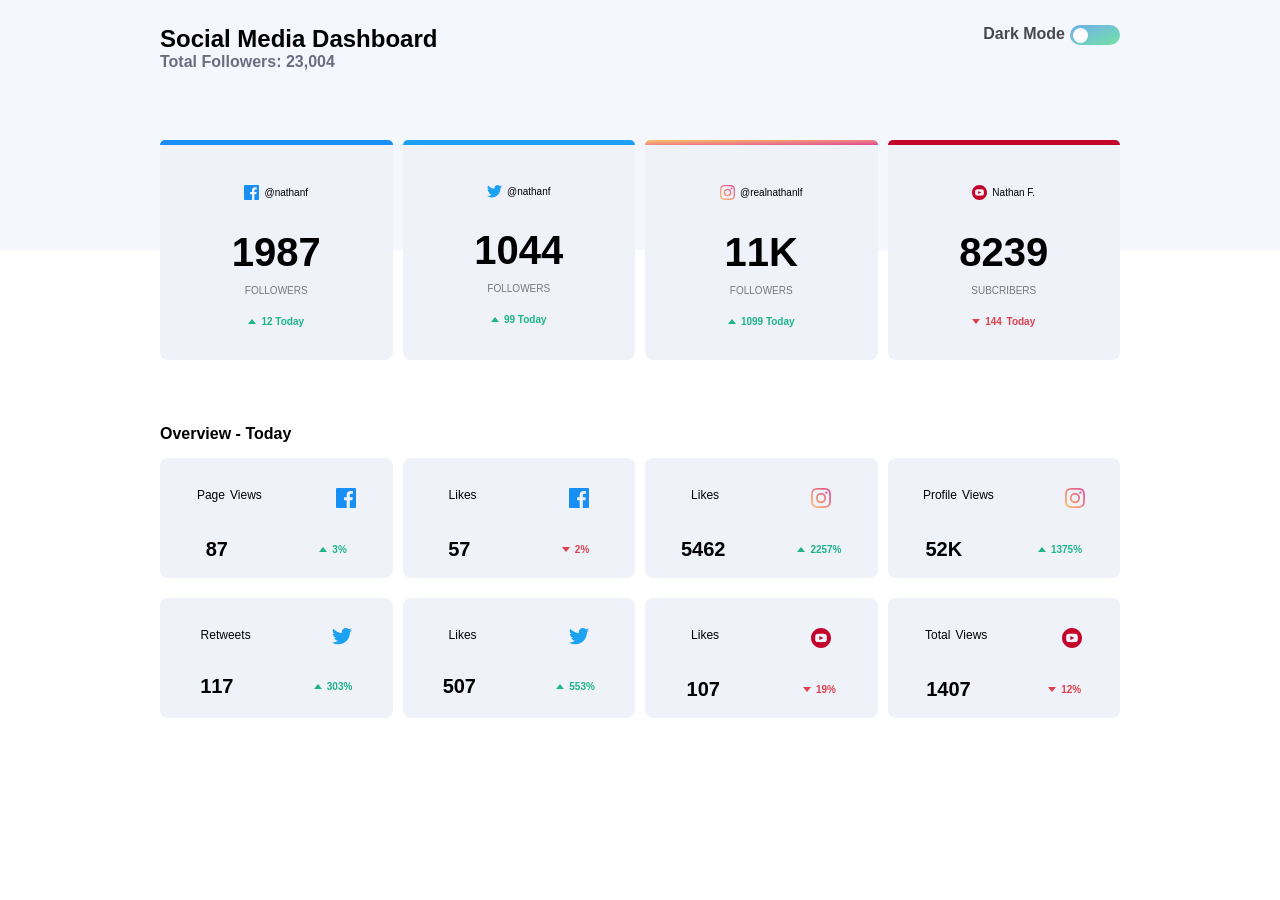
<file: index.html>
<!DOCTYPE html>
<html lang="en">

<head>
    <meta charset="UTF-8">
    <meta http-equiv="X-UA-Compatible" content="IE=edge">
    <meta name="viewport" content="width=device-width, initial-scale=1.0">
    <title>Document</title>
    <link rel="stylesheet" href="./asset/style.css">
    <link rel="stylesheet" href="./asset/responsive.css">
    <link rel="icon" href="./images/socail-media-dd.jpg" type="image/x-icon" />
</head>

<body>
    <div class="header">
        <div class="sub__header">
            <h2 class="title_header">Social Media Dashboard</h2>
            <p class="content__header">Total Followers: 23,004</p>
        </div>
        <div class="mode__header">
            <p class="dark_mode">Dark Mode
                <div class=" switch">
                    <!-- <div class="switch_roller_dark"></div> -->
                    <div id="icon" class="switch_roller"></div>
                    <!-- <div class="ball"> -->
                </div>

            </p>
        </div>
    </div>
    <div class="content">
        <div class="facebook__content">
            <div class="hagtag">
                <img class="facebook__icon" src="./images/icon-facebook.svg" alt="">
                <p class="content_tag">@nathanf</p>
            </div>
            <h2 class="number_content">1987</h2>
            <p class="content_follower">FOLLOWERS</p>
            <div class="state_social">
                <img class="icon_up-down" src="./images/icon-up.svg" alt="">
                <p class="numberDay">12 Today</p>
            </div>
        </div>
        <div class="twitter__content">
            <div class="hagtag">
                <img class="twitter__icon" src="./images/icon-twitter.svg" alt="">
                <p class="content_tag">@nathanf</p>
            </div>
            <h2 class="number_content">1044</h2>
            <p class="content_follower">FOLLOWERS</p>
            <div class="state_social">
                <img class="icon_up-down" src="./images/icon-up.svg" alt="">
                <p class="numberDay">99 Today</p>
            </div>
        </div>
        <div class="insta__content">
            <div class="hagtag">
                <img class="insta__icon" src="./images/icon-instagram.svg" alt="">
                <p class="content_tag">@realnathanlf</p>
            </div>
            <h2 class="number_content">11K</h2>
            <p class="content_follower">FOLLOWERS</p>
            <div class="state_social">
                <img class="icon_up-down" src="./images/icon-up.svg" alt="">
                <p class="numberDay">1099 Today</p>
            </div>
        </div>
        <div class="youtube__content">
            <div class="hagtag">
                <img class="youtube__icon" src="./images/icon-youtube.svg" alt="">
                <p class="content_tag">Nathan F.</p>
            </div>
            <h2 class="number_content">8239</h2>
            <p class="content_follower">SUBCRIBERS</p>
            <div class="state_social">
                <img class="icon_up-down" src="./images/icon-down.svg" alt="">
                <span class="numberday">144 Today</span>
            </div>
        </div>

    </div>
    <div class="overview">
        <p class="content_overview">Overview - Today</p>
        <div class="overview_header">
            <div class="facebook_view">
                <div class="title_icon">
                    <p class="infor_detail">Page Views</p>
                    <img class="icon_page" src="./images/icon-facebook.svg" alt="">
                </div>
                <div class="state_change">
                    <h2 class="number_detail">87</h2>
                    <div class="up__down">
                        <img class="icon_up-down" src="./images/icon-up.svg" alt="">
                        <p class="number_change">3%</p>
                    </div>
                </div>
            </div>
            <div class="facebook_like">
                <div class="title_icon">
                    <p class="infor_detail">Likes</p>
                    <img class="icon_page" src="./images/icon-facebook.svg" alt="">
                </div>
                <div class="state_change">
                    <h2 class="number_detail">57</h2>
                    <div class="up__down">
                        <img class="icon_up-down" src="./images/icon-down.svg" alt="">
                        <p class="numberday number_change">2%</p>
                    </div>
                </div>
            </div>
            <div class="insta_like">
                <div class="title_icon">
                    <p class="infor_detail">Likes</p>
                    <img class="icon_page" src="./images/icon-instagram.svg" alt="">
                </div>
                <div class="state_change">
                    <h2 class="number_detail">5462</h2>
                    <div class="up__down">
                        <img class="icon_up-down" src="./images/icon-up.svg" alt="">
                        <p class="number_change">2257%</p>
                    </div>
                </div>
            </div>
            <div class="insta_view">
                <div class="title_icon">
                    <p class="infor_detail">Profile Views</p>
                    <img class="icon_page" src="./images/icon-instagram.svg" alt="">
                </div>
                <div class="state_change">
                    <h2 class="number_detail">52K</h2>
                    <div class="up__down">
                        <img class="icon_up-down" src="./images/icon-up.svg" alt="">
                        <p class="number_change">1375%</p>
                    </div>
                </div>
            </div>
        </div>
        <div class="overview_footer">
            <div class="twitter_view">
                <div class="title_icon">
                    <p class="infor_detail">Retweets</p>
                    <img class="icon_page" src="./images/icon-twitter.svg" alt="">
                </div>
                <div class="state_change">
                    <h2 class="number_detail">117</h2>
                    <div class="up__down">
                        <img class="icon_up-down" src="./images/icon-up.svg" alt="">
                        <p class="number_change">303%</p>
                    </div>
                </div>
            </div>
            <div class="twitter_like">
                <div class="title_icon">
                    <p class="infor_detail">Likes</p>
                    <img class="icon_page" src="./images/icon-twitter.svg" alt="">
                </div>
                <div class="state_change">
                    <h2 class="number_detail">507</h2>
                    <div class="up__down">
                        <img class="icon_up-down" src="./images/icon-up.svg" alt="">
                        <p class="number_change">553%</p>
                    </div>
                </div>
            </div>
            <div class="youtube_sub">
                <div class="title_icon">
                    <p class="infor_detail">Likes</p>
                    <img class="icon_page" src="./images/icon-youtube.svg" alt="">
                </div>
                <div class="state_change">
                    <h2 class="number_detail">107</h2>
                    <div class="up__down">
                        <img class="icon_up-down" src="./images/icon-down.svg" alt="">
                        <p class="numberday number_change">19%</p>
                    </div>
                </div>
            </div>
            <div class="youtube_view">
                <div class="title_icon">
                    <p class="infor_detail">Total Views</p>
                    <img class="icon_page" src="./images/icon-youtube.svg" alt="">
                </div>
                <div class="state_change">
                    <h2 class="number_detail">1407</h2>
                    <div class="up__down">
                        <img class="icon_up-down" src="./images/icon-down.svg" alt="">
                        <p class="numberday number_change">12%</p>
                    </div>
                </div>
            </div>
        </div>
    </div>
    <script>
        
        var switchBtn = document.querySelector(".switch ")
        switchBtn.onclick =function(){
            switchBtn.classList.toggle("switch--enable");
        document.body.classList.toggle("dark_theme");
    }

    </script>
</body>

</html>
</file>
<file: asset/style.css>
* {
    border: 0;
    margin: 0;
    box-sizing: border-box;
}

html {
    font-family: Arial, "Helvetica Neue", Helvetica, sans-serif;
    
}

body {
    position: relative;
    min-height: 800px;
    background-color: var(--background-color);
}

:root {
    --color-btn:black;
    --switch_roller:white;
    --hover_pointer: #e1e3f0;
    --dark_mode_color: black;
    --content__header-color: #6a6d80;
    --text_color: black;
    --background-color: white;
    --header-color: hsl(225, 100%, 98%);
    --page_content-color: hsl(227, 47%, 96%);
}

.dark_theme {
    --color-btn: white;
    --switch_roller:hsl(230, 17%, 14%);
    --hover_pointer: #333a56;
    --dark_mode_color: #feffff;
    --text_color: white;
    --background-color: hsl(230, 17%, 14%);
    --header-color: #20222f;
    --page_content-color: #252b43;
    --content__header-color: #9ba1c5;
}




.header {
    align-content: space-between;
    display: flex;
    height: 250px;
    background-color: var(--header-color);
    justify-content: space-between;
    padding: 25px 160px;
    padding-bottom: 0;
    width: 100%;
}

.title_header {
    color: var(--text_color);
}



.sub__header {
    display: inline-block;
    flex-direction: column;

}

.content__header {

    font-weight: 600;
    color: var(--content__header-color);
}

.mode__header {
    position: relative;
    right: 0;
    margin-right: 0;
    display: flex;
    font-weight: 600;
    opacity: 0.7;
}

.dark_mode {
    color: var(--dark_mode_color);
}

/* .label {
    display: flex;
    position: relative;
    justify-content: space-between;
}

.checkbox {
    opacity: 0;
    position: absolute;
} */



.switch {
    position: relative;
    border-radius: 10px;
    display: flex;
    width: 50px;
    height: 20px;
    margin-left: 5px;
    text-align: center;
    align-content: center;
    justify-items: center;
    align-items: center;
    justify-content: space-between;
    background-image: linear-gradient(to bottom right, hsl(210, 78%, 56%), hsl(146, 68%, 55%));
}
.switch:hover{
    cursor: pointer;
}

.switch_roller {
    position: absolute;
    align-content: center;
    justify-content: center;
    left: 3px;
    /* margin-left: 3px; */
    margin-top: 5px;
    margin-bottom: 5px;
    background-color: var(--switch_roller);
    width: 15px;
    height: 15px;
    border-radius: 50%;
    display: block;
    transition: all 0.5s;
}
.switch--enable .switch_roller{
    /* right: 3px !important;
    left: auto  ; */
    transform: translateX(200%);
    
}

/* .switch_roller_dark {
    align-content: center;
    justify-content: center;
    margin-left: 3px;
    margin-top: 5px;
    margin-bottom: 5px;
    background-color: #313b54;

    width: 18px;
    height: 18px;
    border-radius: 50%;
    display: block;

} */

/* .ball {
    position: absolute;
    align-content: center;
    justify-content: center;
    background-image: linear-gradient(to bottom right, hsl(210, 78%, 56%), hsl(146, 68%, 55%));
    width: 18px;
    height: 18px;
    border-radius: 45%;
    margin-left: 3px;
    margin-top: 5px;
    margin-bottom: 5px;
}
.checkbox:checked + .label.ball {
    transform: translateX(15px);
} */


.content {
    position: absolute;
    top: 140px;
    z-index: 1;
    display: flex;
    justify-content: space-between;
    padding: 0 160px;
    width: 100%;
    background-color: transparent;
    color: var(--text_color);
}

.facebook__content,
.twitter__content,
.insta__content,
.youtube__content {
    width: 260px;
    height: 220px;
    background-color: var(--page_content-color);
    text-align: center;
    border-radius: 8px;

}

.facebook__content:hover,
.twitter__content:hover,
.insta__content:hover,
.youtube__content:hover {
    background-color: var(--hover_pointer);
    cursor: pointer;
}


.facebook__content::before {
    content: "";
    display: block;
    top: 0;
    width: 100%;
    height: 5px;
    z-index: -1;
    background-color: hsl(208, 92%, 53%);
    border-top-left-radius: 8px;
    border-top-right-radius: 8px;

}

.twitter__content::before {
    content: "";
    display: block;
    top: 0;
    width: 100%;
    height: 5px;
    z-index: -1;
    background-color: hsl(203, 89%, 53%);
    border-top-left-radius: 8px;
    border-top-right-radius: 8px;
}

.insta__content::before {
    content: "";
    display: block;
    top: 0;
    width: 100%;
    height: 5px;
    z-index: -1;
    background-image: linear-gradient(to bottom right, hsl(37, 97%, 70%), hsl(329, 70%, 58%));
    border-top-left-radius: 8px;
    border-top-right-radius: 8px;
}

.youtube__content::before {
    content: "";
    display: block;
    top: 0;
    width: 100%;
    height: 5px;
    z-index: -1;
    background-color: hsl(348, 97%, 39%);
    border-top-left-radius: 8px;
    border-top-right-radius: 8px;
}

.content_overview {
    font-weight: 700;
    padding: 15px 160px;
    color: var(--text_color);
}

.facebook__icon,
.twitter__icon,
.insta__icon,
.youtube__icon {
    margin-right: 5px;
    width: 15px;
}

.hagtag {
    display: inline-flex;
    font-size: 10px;
    width: 80px;
    margin-top: 40px;
    text-align: center;
    align-items: center;
    justify-content: center;
    margin-bottom: 30px;

}

.content_follower {
    margin-top: 10px;
    opacity: 0.5;
    font-size: 10px;
    word-spacing: 0.7px;
}

.number_content {
    font-size: 40px;
}

.numberday {
    word-spacing: 1.8px;
    color: hsl(356, 69%, 56%) !important;
}

.state_social {
    margin-top: 20px;
    display: inline-flex;
    font-size: 10px;
    color: hsl(163, 72%, 41%);
    font-weight: 800;
    align-items: center;
    margin-bottom: 40px;
}

.icon_up-down {
    width: 8px;
    height: 5px;
    margin-right: 5px;
}

.overview {
    margin-top: 160px;
    color: var(--text_color);

}

.overview_header {
    display: flex;
    /* display: inline-flex; */
    padding: 0 160px;
    justify-content: space-between;

}

.overview_footer {
    display: flex;
    padding: 0 160px;
    justify-content: space-between;
    margin-top: 20px;
}

.facebook_view,
.facebook_like,
.insta_like,
.insta_view,
.twitter_view,
.twitter_like,
.youtube_sub,
.youtube_view {
    align-content: space-around;
    justify-content: space-between;
    background-color: var(--page_content-color);
    width: 260px;
    height: 120px;
    align-items: center;
    border-radius: 8px;
    word-spacing: 1.8px;
}

.facebook_view:hover,
.facebook_like:hover,
.insta_like:hover,
.insta_view:hover,
.twitter_view:hover,
.twitter_like:hover,
.youtube_sub:hover,
.youtube_view:hover {
    background-color: var(--hover_pointer);
    cursor: pointer;
}


.up__down {
    display: flex;
    align-content: center;
    text-align: center;
    align-items: center;

}

.title_icon,
.state_change {
    display: flex;
    justify-content: space-around;
    margin-top: 30px;
}

.state_change {
    margin-bottom: 30px;
}

.infor_detail {
    font-size: 12px;
}

.icon_page {
    width: 20px;
    align-items: center;
}

.number_change {
    font-size: 10px;
    color: hsl(163, 72%, 41%);
    font-weight: 800;
    align-items: center;
}
</file>
<file: asset/responsive.css>
/* PC */

@media (min-width : 1440px) {}

@media (min-width:780px) and (max-width:1400px) {

    .facebook__content,
    .twitter__content,
    .insta__content {
        margin-right: 10px;

    }

    .facebook_view,
    .facebook_like,
    .insta_like,
    .twitter_view,
    .twitter_like,
    .youtube_sub {
        margin-right: 10px;

    }

    .number_detail {
        font-size: 20px;
        align-items: center;
    }
}

/* Tablet */
@media (min-width:720px) and (max-width:780px) {

    .header {
        padding: 20px 100px;
    }

    .content__header {
        margin-top: 8px;
    }

    .mode__header {
        margin-top: 8px;
    }

    .switch {
        width: 50px;
    }

    .content {
        margin-top: 20px;
        padding: 0 100px;
    }

    .overview_header,
    .overview_footer {
        padding: 0 100px;
    }

    .content_overview {
        padding: 15px 100px;
    }

    .facebook__content,
    .twitter__content,
    .insta__content {
        margin-right: 10px;

    }

    .facebook__content,
    .twitter__content,
    .insta__content,
    .youtube__content {
        height: 210px;
    }

    .facebook_view,
    .facebook_like,
    .insta_like,
    .twitter_view,
    .twitter_like,
    .youtube_sub {
        margin-right: 10px;

    }

    .facebook_view,
    .facebook_like,
    .insta_like,
    .insta_view,
    .twitter_view,
    .twitter_like,
    .youtube_sub,
    .youtube_view {
        align-items: center;
    }

    .number_detail {
        font-size: 15px;
        align-items: center;
    }

    .infor_detail {
        display: flex;
    }

}

@media (min-width:720px) and (max-width:780px) {
    .number_content {
        font-size: 30px;
    }

    .switch--enable .switch_roller {
        /* right: 3px !important;
        left: auto  ; */
        transform: translateX(190%);
    }
}

@media (min-width:672px) and (max-width:720px) {
    .header {
        padding: 20px 70px;
    }

    .content__header {
        margin-top: 8px;
    }

    .mode__header {
        margin-top: 8px;
    }

    .content {
        margin-top: 20px;
        padding: 0 70px;
    }

    .overview_header,
    .overview_footer {
        padding: 0 70px;
    }

    .content_overview {
        padding: 15px 70px;
    }

    .number_content {
        font-size: 30px;
    }

    .facebook__content,
    .twitter__content,
    .insta__content {
        margin-right: 8px;
        height: 200px;

    }

    .youtube__content {
        height: 200px;
    }

    .overview {
        margin-top: 120px;
    }

    .facebook_view,
    .facebook_like,
    .insta_like,
    .twitter_view,
    .twitter_like,
    .youtube_sub {
        margin-right: 10px;

    }

    .number_detail {
        font-size: 15px;
        align-items: center;
    }

    .facebook_view .infor_detail {
        width: 25px;
    }

    .youtube_view .infor_detail {
        width: 25px;
    }

    .switch {
        width: 45px;
    }

    .switch--enable .switch_roller {
        /* right: 3px !important;
        left: auto  ; */
        transform: translateX(163%);
    }

}

/* @media(min-width:415px) and (max-width:725) */
@media(min-width:575px) and (max-width:672px) {

    .header {
        padding: 20px 50px;
    }

    .content__header {
        margin-top: 8px;
    }

    .mode__header {
        margin-top: 8px;
    }

    .content {
        margin-top: 20px;
        padding: 0 50px;
    }

    .overview_header,
    .overview_footer {
        padding: 0 50px;
    }

    .content_overview {
        padding: 15px 50px;
    }

    .number_content {
        font-size: 30px;
    }

    .facebook__content,
    .twitter__content,
    .insta__content {
        margin-right: 8px;
        height: 200px;

    }

    .youtube__content {
        height: 200px;
    }

    .overview {
        margin-top: 120px;
    }

    .facebook_view,
    .facebook_like,
    .insta_like,
    .twitter_view,
    .twitter_like,
    .youtube_sub {
        margin-right: 5px;
    }

    .infor_detail {
        align-content: center;
        text-align: center;
        width: 50px;
        height: 30px;
    }

    .number_detail {
        font-size: 12px;
    }

    .up__down {
        font-size: 12px;
    }

    .switch {
        width: 45px;
    }

    .switch--enable .switch_roller {
        /* right: 3px !important;
        left: auto  ; */
        transform: translateX(150%);
    }
}

@media (min-width:414px) and (max-width:575px) {
    .header {
        display: flex;
    }

    .title_header {
        width: 150px;
    }

    .header {
        padding: 20px 50px;
    }

    .content__header {
        margin-top: 8px;
    }

    .mode__header {
        margin-top: 8px;
    }

    .content {
        margin-top: 20px;
        padding: 0 30px;
    }

    .overview_header,
    .overview_footer {
        padding: 0 30px;
    }

    .content_overview {
        padding: 15px 50px;
    }

    .number_content {
        font-size: 30px;
    }

    .facebook__content,
    .twitter__content,
    .insta__content {
        margin-right: 8px;
        height: 200px;

    }

    .youtube__content {
        height: 200px;
    }

    .overview {
        margin-top: 120px;
    }

    .facebook_view,
    .facebook_like,
    .insta_like,
    .twitter_view,
    .twitter_like,
    .youtube_sub {
        margin-right: 5px;
    }

    .infor_detail {
        align-content: center;
        text-align: center;
        width: 50px;
        height: 30px;
    }

    .number_detail {
        font-size: 12px;
    }

    .up__down {
        font-size: 12px;
    }

    .switch {
        width: 50px;
    }

    .switch--enable .switch_roller {
        /* right: 3px !important;
        left: auto  ; */
        transform: translateX(180%);
    }

}

@media (min-width:377px) and (max-width:414px) {
    .header {
        display: flex;
        padding: 20px 20px;
    }

    .content__header {
        margin-top: 8px;
    }

    .mode__header {
        margin-top: 8px;
    }

    .content {
        margin-top: 20px;
        padding: 0 20px;
    }

    .switch {
        width: 45px;
    }

    .overview_header,
    .overview_footer {
        padding: 0 20px;
    }

    .content_overview {
        padding: 15px 20px;
    }

    .number_content {
        font-size: 20px;
    }

    .facebook__content,
    .twitter__content,
    .insta__content {
        margin-right: 8px;
        height: 200px;

    }

    .youtube__content {
        height: 200px;
    }

    .overview {
        margin-top: 120px;
    }

    .facebook_view,
    .facebook_like,
    .insta_like,
    .twitter_view,
    .twitter_like,
    .youtube_sub {
        margin-right: 5px;
    }

    .infor_detail {
        align-content: center;
        text-align: center;
        width: 50px;
        height: 30px;
    }

    .number_detail {
        font-size: 12px;
    }

    .up__down {
        font-size: 12px;
    }

    .switch--enable .switch_roller {
        /* right: 3px !important;
        left: auto  ; */
        transform: translateX(120%);
    }
}

@media (max-width:376px) {

    .facebook__content,
    .twitter__content,
    .insta__content,
    .youtube__content {
        width: 260px;
        height: 220px;
    }

    .header {

        padding: 40px 22px;
        flex-direction: column;
        justify-content: initial;

    }

    .content {
        top: 200px;
        /* position: relative; */
        display: flex;
        flex-direction: column;
        align-items: center;
        padding: 5px 8px;
    }

    .content__header {
        margin-top: 15px;
    }

    .mode__header {
        margin-top: 40px;

    }

    .switch {
        position: absolute;
        right: 15px;
    }

    .mode__header::before {
        content: "";
        position: absolute;
        height: 2px;
        background-color: var(--color-btn);
        z-index: 1;
        width: 100%;
        /* top:100px; */
        bottom: calc(100% + 20px);


    }

    .twitter__content,
    .insta__content,
    .youtube__content {
        margin-top: 20px;

    }

    .overview {
        margin-top: 920px;
        display: flex;
        align-content: space-between;
        flex-direction: column;
        align-items: center;
    }

    .content_overview {
        padding: 5px 8px;
    }

    .overview_footer,
    .overview_header {

        padding: 5px 8px;
        display: flex;
        flex-direction: column;

    }

    .facebook_view,
    .facebook_like,
    .insta_like,
    .insta_view,
    .twitter_view,
    .twitter_like,
    .youtube_sub,
    .youtube_view {
        width: 260px;
        margin-top: 30px;
        justify-content: space-between;
        align-items: center;
        /* display: flex;
        flex-direction: column;
        justify-content: space-around;
        justify-items: center;
        align-items: center;
        align-content: space-around; */

    }

    .infor_detail {
        position: absolute;
        left: 20px;
        top: 10px;
        display: flex;
        justify-content: space-between;
        font-size: 20px;
        /* margin-right: 100px; */
    }

    .up__down {
        font-size: 40px;
        /* margin-left: 60px; */
        position: absolute;
       top: 90px;
        right: 20px;
    }

    .title_icon,
    .state_change {
        margin: auto;
        position: relative;
    }
    .icon_page{
        position: absolute;
        right: 20px;
        top: 10px;
        /* margin-left: 40px; */
    }

    .number_detail {
        /* margin-right: 80px; */
        position: absolute;
       top: 80px;
        left: 20px;
    }

}
</file>
